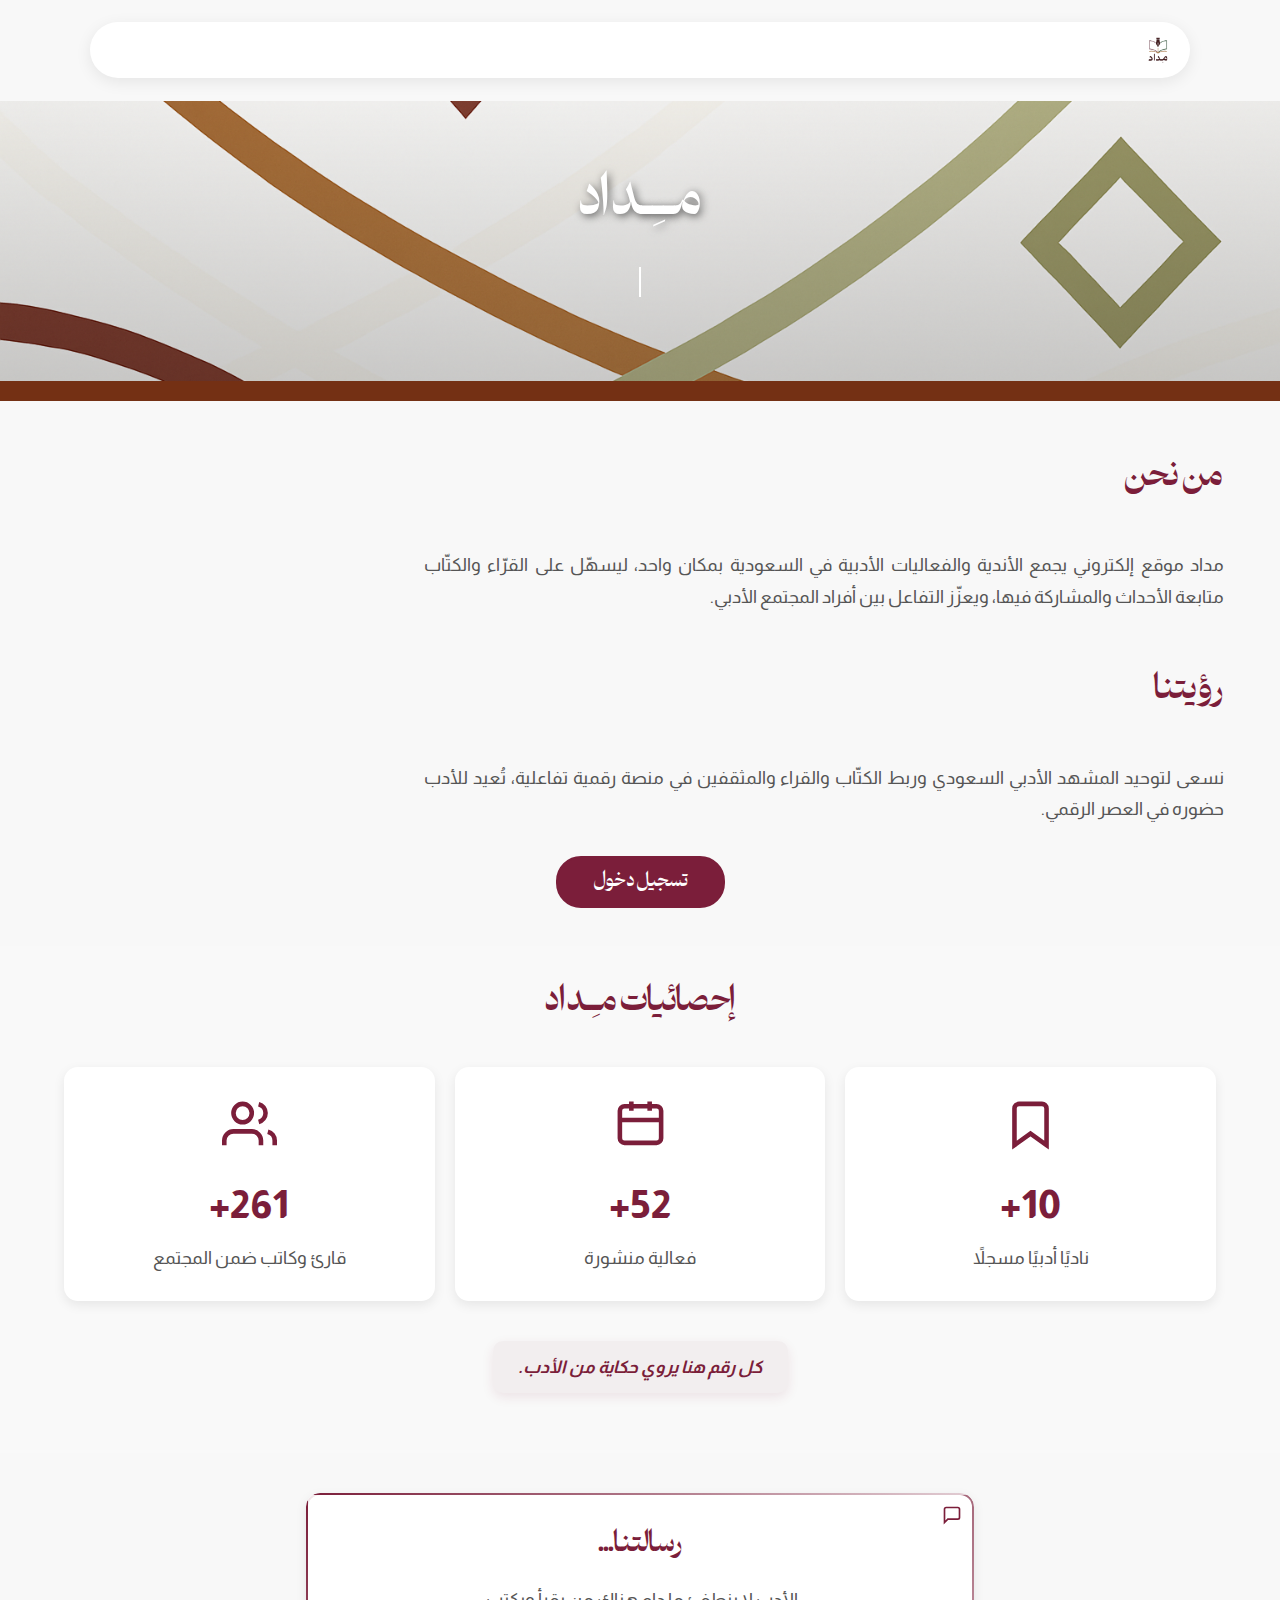
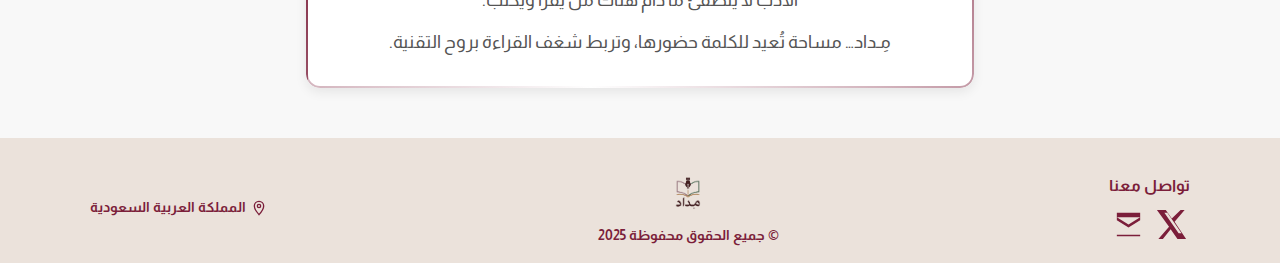
<file: index.html>
<!DOCTYPE html>
<html lang="ar" dir="rtl">
<head>
    <meta charset="UTF-8">
    <meta name="viewport" content="width=device-width, initial-scale=1.0">
    <title>مِـداد | Medad</title>
    <link href="https://fonts.googleapis.com/css2?family=Almarai:wght@300;400;700;800&display=swap" rel="stylesheet">
    <style>
        
        @font-face {
            font-family: 'Doran';
            src: url('font/Doran-Regular.woff2') format('woff2'),
                 url('font/Doran-Regular.woff') format('woff'),
                 url('font/Doran-Regular.ttf') format('truetype');
            font-weight: normal;
            font-style: normal;
            font-display: swap;
        }
        
        @font-face {
            font-family: 'Doran';
            src: url('font/Doran-Bold.woff2') format('woff2'),
                 url('font/Doran-Bold.woff') format('woff'),
                 url('font/Doran-Bold.ttf') format('truetype');
            font-weight: bold;
            font-style: normal;
            font-display: swap;
        }

        
        :root {
            --accent: #E8D1A7;
            --burgundy: #7B1E3A;
            --burgundy-light: rgba(123, 30, 58, 0.08);
            --burgundy-shimmer: rgba(123, 30, 58, 0.1);
            --text-dark: #2D2D2D;
            --text-light: #555555;
            --background: #FFFFFF;
            --off-white: #F9F9F9;
            --shadow: 0 4px 12px rgba(0, 0, 0, 0.08);
            --shadow-hover: 0 6px 18px rgba(123, 30, 58, 0.15);
            --brown: #8B4513;
        }

      
        .main-header{
          background: transparent;
          padding: 12px 0;
          margin-top: 10px;
          margin-bottom: 10px;
          border-bottom: 1px solid transparent;
        }

      
        .header-shell{
          width: min(1100px, calc(100% - 24px));
          margin: 0 auto;
          display: grid;
          grid-template-columns: 1fr auto 1fr;
          align-items: center;
          gap: 10px;
          background: #fff;
          border-radius: 999px;
          padding: 8px 12px;
          box-shadow: 0 4px 16px rgba(0,0,0,0.08);
        }

        .header-center {
          justify-self: start;
          display: flex;
          align-items: center;
          gap: 8px;
        }
        .brand-image {
          width: 40px;
          height: 40px;
          object-fit: contain;
          background: transparent;
          display: inline-block;
        }

     
        @media (max-width: 600px){
          .header-shell{ 
            grid-template-columns: 1fr auto; 
            padding: 6px 10px;
          }
          .header-center{ 
            order:-1; 
            grid-column: 1 / -1; 
            justify-content:center; 
          }
          .header-start{ min-width: 0; }
          .brand-image {
            width: 35px;
            height: 35px;
          }
        }

        .hero-content h1 {
            font-family: 'Doran', 'Arial', sans-serif !important;
            font-weight: bold;
        }

        .pattern-line {
            width: 100%;
            height: 20px;
            background-color:#743014;
            position: relative;
            overflow: hidden;
            margin-top: 0;
            display: flex;
            align-items: center;
            border: none;
        }

        @keyframes scrollText {
            0% {
                transform: translateX(100%);
            }
            100% {
                transform: translateX(-100%);
            }
        }

        .typing-container {
            height: 50px;
            display: flex;
            align-items: center;
            justify-content: center;
            margin: 15px 0;
            position: relative;
        }

        
        .typing-effect {
            font-family: 'Doran', 'Arial', sans-serif;
            font-weight: normal;
            font-size: 1.2rem;
            overflow: hidden;
            border-left: 2px solid white;
            white-space: nowrap;
            margin: 0 auto;
            text-shadow: 1px 1px 2px rgba(0, 0, 0, 0.5);
            animation: 
                typing 10s steps(60, end) infinite,
                blink-caret 0.8s step-end infinite;
            width: 0;
            direction: rtl;
            text-align: right;
        }

        @keyframes typing {
            0% { 
                width: 0; 
            }
            40% { 
                width: 100%; 
            }
            80% { 
                width: 100%; 
            }
            100% { 
                width: 0; 
            }
        }

        @keyframes blink-caret {
            from, to { border-color: transparent }
            50% { border-color: white }
        }

        .hero-content p {
            font-family: 'Doran', 'Arial', sans-serif;
            font-weight: normal;
        }
        
        * {
            margin: 0;
            padding: 0;
            box-sizing: border-box;
            font-family: 'Almarai', 'Arial', sans-serif;
        }
        
        body {
            background-color: #f8f8f8;
            color: #333;
            line-height: 1.6;
            overflow-x: hidden;
        }
        
        .container {
            max-width: 1200px;
            margin: 0 auto;
            padding: 0 16px;
        }
        
        section {
            padding: 50px 0;
        }
        
        h1, h2, h3 {
            color: var(--text-dark);
            margin-bottom: 16px;
        }
        
        h1 {
            font-size: 2rem;
            text-align: center;
        }
        
        h2 {
            font-size: 1.7rem;
            text-align: center;
            margin-bottom: 32px;
            position: relative;
        }
        
        .hero {
            background: linear-gradient(rgba(0, 0, 0, 0.05), rgba(0, 0, 0, 0.2)), 
                        url('image/BACKGROUND.png') center/cover no-repeat;
            height: 280px;
            display: flex;
            align-items: center;
            justify-content: center;
            text-align: center;
            color: white;
            margin-bottom: 0;
            padding: 0 16px;
        }
        
        .hero-content h1 {
            color: white;
            font-size: 3.2rem;
            text-shadow: 2px 2px 8px rgba(0, 0, 0, 0.6);
            font-family: 'Doran', 'Arial', sans-serif;
            font-weight: bold;
            margin-bottom: 8px;
            letter-spacing: 2px;
        }
        
        .hero-content p {
            font-size: 1.2rem;
            text-shadow: 1px 1px 2px rgba(0, 0, 0, 0.5);
        }
        
        /* قسم من نحن  */
        .about-section {
            max-width: 1200px;
            margin: 50px auto;
            padding: 0 16px;
            text-align: right;
        }

        .about-header {
            margin-bottom: 24px;
            position: relative;
            display: inline-block;
        }

        .about-title {
            font-family: 'Doran', 'Arial', sans-serif;
            font-size: 2rem;
            color: var(--burgundy);
            margin-bottom: 8px;
            position: relative;
        }

        .animated-line {
            height: 3px;
            width: 0;
            background: var(--burgundy);
            position: absolute;
            bottom: -5px;
            right: 0;
            animation: expandLine 2s ease-in-out infinite;
        }

        @keyframes expandLine {
            0% {
                width: 0;
            }
            50% {
                width: 100%;
            }
            100% {
                width: 0;
            }
        }

        .about-content {
            font-family: 'Almarai', 'Arial', sans-serif;
            font-size: 1.1rem;
            line-height: 1.8;
            color: var(--text-light);
            text-align: justify;
            max-width: 800px;
            margin-top: 16px;
            font-weight: 400;
        }

        /* قسم رؤيتنا  */
        .vision-section {
            max-width: 1200px;
            margin: 50px auto 30px auto;
            padding: 0 16px;
            text-align: right;
        }

        .vision-header {
            margin-bottom: 24px;
            position: relative;
            display: inline-block;
        }

        .vision-title {
            font-family: 'Doran', 'Arial', sans-serif;
            font-size: 2rem;
            color: var(--burgundy);
            margin-bottom: 8px;
            position: relative;
        }

        .vision-line {
            height: 3px;
            width: 0;
            background: var(--burgundy);
            position: absolute;
            bottom: -5px;
            right: 0;
            animation: expandLine 2s ease-in-out infinite;
        }

        .vision-content {
            font-family: 'Almarai', 'Arial', sans-serif;
            font-size: 1.1rem;
            line-height: 1.8;
            color: var(--text-light);
            text-align: justify;
            max-width: 800px;
            margin-top: 16px;
            font-weight: 400;
        }

        
        .login-button-container {
            text-align: center;
            margin-top: 30px;
        }

        .login-button {
            font-family: 'Doran', 'Arial', sans-serif;
            font-weight: bold;
            font-size: 1.1rem;
            background-color: var(--burgundy);
            color: white;
            border: 2px solid var(--burgundy);
            border-radius: 25px;
            padding: 10px 35px;
            cursor: pointer;
            transition: all 0.3s ease;
            position: relative;
            overflow: hidden;
            text-decoration: none;
            display: inline-block;
        }

        .login-button:hover {
            background-color: white;
            color: var(--burgundy);
            box-shadow: 0 4px 12px rgba(123, 30, 58, 0.2);
            transform: translateY(-2px);
        }

        .login-button:active {
            transform: translateY(0);
        }

        /* قسم الإحصائيات التفاعلي */
        .stats-section {
            background-color: var(--off-white);
            padding: 30px 0 60px 0;
        }

        .stats-container {
            max-width: 1200px;
            margin: 0 auto;
            padding: 0 24px;
        }

        .stats-title {
            font-family: 'Doran', 'Arial', sans-serif;
            font-size: 2rem;
            color: var(--burgundy);
            text-align: center;
            margin-bottom: 40px;
        }

        .stats-grid {
            display: grid;
            grid-template-columns: repeat(auto-fit, minmax(250px, 1fr));
            gap: 20px;
            margin-top: 30px;
        }

        .stat-card {
            background: white;
            border-radius: 14px;
            padding: 30px 20px;
            text-align: center;
            box-shadow: var(--shadow);
            transition: all 0.3s ease;
            position: relative;
            overflow: hidden;
            cursor: pointer;
            display: flex;
            flex-direction: column;
            align-items: center;
            justify-content: center;
            min-height: 220px;
        }

        .stat-card::before {
            content: '';
            position: absolute;
            top: 0;
            right: -100%;
            width: 100%;
            height: 100%;
            background: linear-gradient(90deg, transparent, var(--burgundy-shimmer), transparent);
            transition: right 0.7s ease;
        }

        .stat-card:hover {
            transform: translateY(-6px);
            box-shadow: var(--shadow-hover);
        }

        .stat-card:hover::before {
            right: 100%;
        }

        .stat-icon {
            width: 55px;
            height: 55px;
            margin: 0 auto 20px;
            color: var(--burgundy);
        }

        .stat-number {
            font-size: 2.5rem;
            font-weight: 800;
            color: var(--burgundy);
            margin-bottom: 10px;
            font-family: 'Almarai', 'Arial', sans-serif;
        }

        .stat-text {
            font-size: 1.1rem;
            color: var(--text-light);
            font-family: 'Almarai', 'Arial', sans-serif;
            line-height: 1.4;
        }

        .stats-caption {
            text-align: center;
            margin-top: 40px;
            font-style: italic;
            color: var(--burgundy);
            font-family: 'Almarai', 'Arial', sans-serif;
            font-size: 1.1rem;
            font-weight: 600;
            padding: 12px 25px;
            background: rgba(123, 30, 58, 0.05);
            border-radius: 10px;
            display: inline-block;
            animation: burgundyGlow 2s ease-in-out infinite alternate;
            box-shadow: 0 4px 12px rgba(123, 30, 58, 0.1);
        }

        @keyframes burgundyGlow {
            from {
                box-shadow: 0 4px 12px rgba(123, 30, 58, 0.1);
                background: rgba(123, 30, 58, 0.05);
            }
            to {
                box-shadow: 0 6px 16px rgba(123, 30, 58, 0.2), 0 0 16px rgba(123, 30, 58, 0.15);
                background: rgba(123, 30, 58, 0.08);
            }
        }

        .caption-container {
            text-align: center;
            width: 100%;
        }

        .message-section {
            max-width: 700px;
            margin: 40px auto;
            padding: 0 16px;
        }

        .message-container {
            background: white;
            border-radius: 14px;
            padding: 30px 25px;
            position: relative;
            box-shadow: var(--shadow);
            overflow: hidden;
        }

        .message-container::before {
            content: '';
            position: absolute;
            top: 0;
            left: 0;
            right: 0;
            bottom: 0;
            border: 2px solid transparent;
            border-radius: 14px;
            background: linear-gradient(45deg, var(--burgundy), transparent, var(--burgundy), transparent, var(--burgundy));
            background-size: 400% 400%;
            animation: borderAnimation 3s linear infinite;
            z-index: 1;
            pointer-events: none;
        }

        @keyframes borderAnimation {
            0% {
                background-position: 0% 50%;
            }
            50% {
                background-position: 100% 50%;
            }
            100% {
                background-position: 0% 50%;
            }
        }

        .message-container::after {
            content: '';
            position: absolute;
            top: 2px;
            left: 2px;
            right: 2px;
            bottom: 2px;
            background: white;
            border-radius: 12px;
            z-index: 1;
            pointer-events: none;
        }

        .message-content {
            position: relative;
            z-index: 2;
            text-align: center;
        }

        .message-icon {
            position: absolute;
            top: 12px;
            right: 12px;
            width: 20px;
            height: 20px;
            color: var(--burgundy);
            z-index: 3;
        }

        .message-title {
            font-family: 'Doran', 'Arial', sans-serif;
            font-size: 1.7rem;
            color: var(--burgundy);
            margin: 0 0 20px 0;
            text-align: center;
        }

        .message-text {
            font-family: 'Almarai', 'Arial', sans-serif;
            font-size: 1.1rem;
            line-height: 1.7;
            color: var(--text-light);
        }

        .message-text p {
            margin-bottom: 12px;
        }

        .message-text p:last-child {
            margin-bottom: 0;
        }
        
        @media (max-width: 768px) {
            .hero-content h1 {
                font-size: 2.5rem;
            }
            
            h2 {
                font-size: 1.5rem;
            }
            
            .pattern-text {
                font-size: 0.8rem;
            }
            
            .pattern-line {
                height: 18px;
            }
            
            .typing-effect {
                font-size: 1rem;
            }
            
            .typing-container {
                height: 45px;
            }
            
            .hero {
                height: 220px;
            }
            
            .stats-grid {
                grid-template-columns: 1fr;
                gap: 16px;
            }
            
            .stats-container {
                padding: 0 16px;
            }
            
            .stat-card {
                padding: 25px 16px;
                min-height: 180px;
            }
            
            .message-container {
                padding: 25px 20px;
            }
            
            .message-title {
                font-size: 1.5rem;
            }
            
            .message-icon {
                width: 18px;
                height: 18px;
                top: 10px;
                right: 10px;
            }
            
            .message-text {
                font-size: 1rem;
            }
            
            .main-header {
                padding: 0 8px;
            }
            
            .about-content,
            .vision-content {
                font-size: 1rem;
            }
            
            .stats-caption {
                font-size: 1rem;
                padding: 10px 18px;
            }

            section {
                padding: 40px 0;
            }
        }

        @media (max-width: 480px) {
            .hero-content h1 {
                font-size: 2rem;
                letter-spacing: 1px;
            }
            
            .typing-effect {
                font-size: 0.9rem;
            }
            
            .hero {
                height: 200px;
            }
            
            .stat-number {
                font-size: 2rem;
            }
            
            .stat-text {
                font-size: 1rem;
            }
            
            .message-container {
                padding: 20px 16px;
            }
            
            .message-title {
                font-size: 1.4rem;
            }
            
            .message-text {
                font-size: 0.95rem;
            }

            .about-title,
            .vision-title,
            .stats-title {
                font-size: 1.7rem;
            }

            section {
                padding: 30px 0;
            }

            .about-section,
            .vision-section {
                margin: 30px auto;
            }
        }

        @media (max-width: 360px) {
            .hero-content h1 {
                font-size: 1.8rem;
            }
            
            .typing-effect {
                font-size: 0.85rem;
            }
            
            .hero {
                height: 180px;
            }
            
            .login-button {
                padding: 8px 25px;
                font-size: 1rem;
            }
        }

        @media (prefers-reduced-motion: reduce) {
            .stat-card::before {
                display: none;
            }
            
            .stat-card:hover {
                transform: none;
            }
            
            .typing-effect {
                animation: none;
                width: 100%;
                border-left: none;
            }
            
            .animated-line,
            .vision-line {
                animation: none;
                width: 100%;
            }
            
            .stats-caption {
                animation: none;
            }
            
            .message-container::before {
                animation: none;
                background: var(--burgundy);
            }
        }



        /*  Footer */
        .main-footer {
          background-color: #ebe2db;
          width: 100%;
          padding: 30px 16px 16px;
          color: var(--burgundy);
          margin-top: 50px;
        }

        .footer-container {
          display: flex;
          justify-content: space-between;
          align-items: center;
          flex-wrap: wrap;
          gap: 16px;
          max-width: 1100px;
          margin: 0 auto;
        }

        .footer-left, .footer-center, .footer-right {
          display: flex;
          flex-direction: column;
          align-items: center;
          text-align: center;
        }

        .footer-left h3 {
          color: var(--burgundy);
          margin-bottom: 8px;
          font-size: 1rem;
        }

        .footer-icons {
          display: flex;
          gap: 8px;
          justify-content: center;
        }
        .icon-box {
          width: 35px; height: 35px;
          
          color: var(--burgundy);
          border-radius: 6px;
          display: flex;
          align-items: center;
          justify-content: center;
          transition: all 0.2s ease;
        }
        .icon-box:hover {
          background-color: #E8D1A7;
          color: #743014;
        }

        .footer-center img.footer-logo {
          width: 50px;
          height: 50px;
          object-fit: contain;
          margin-bottom: 6px;
        }
        .footer-center p {
          font-weight: 600;
          color: var(--burgundy);
          font-size: 0.9rem;
        }

        .footer-right {
          flex-direction: row;
          align-items: center;
          gap: 5px;
          color: var(--burgundy);
          font-weight: 600;
          font-size: 0.9rem;
        }
        .footer-right svg {
          width: 16px; height: 16px;
          stroke: var(--burgundy);
        }

        @media (max-width: 700px) {
          .footer-container {
            flex-direction: column;
            gap: 20px;
          }
          
          .footer-icons {
            gap: 6px;
          }
          
          .icon-box {
            width: 32px;
            height: 32px;
          }
        }

    </style>
</head>
<body>
 <header class="main-header">
  <div class="header-shell">   

    <div class="header-center">
      <img class="brand-image" src="image/LOGO SW.png" alt="Medad Logo">
    </div>

  </div>
</header>

    
    <section class="hero">
        <div class="hero-content">
            <h1>مــِـداد</h1>
            <div class="typing-container">
                <p class="typing-effect">اكتشف ، شارك  ،  وكن جزءًا  من المجتمع الأدبي السعودي</p>
            </div>
        </div>
    </section>
    
    <div class="pattern-line">
    </div>
    
    <!-- قسم من نحن  -->
    <section class="about-section">
        <div class="about-header">
            <h2 class="about-title">من نحن</h2>
            <div class="animated-line"></div>
        </div>
        
        <div class="about-content">
            <p>
                مداد موقع إلكتروني يجمع الأندية والفعاليات الأدبية في السعودية بمكان واحد،
                ليسهّل على القرّاء والكتّاب متابعة الأحداث والمشاركة فيها، ويعزّز التفاعل بين أفراد المجتمع الأدبي.
            </p>
        </div>
    </section>

    <!-- قسم رؤيتنا  -->
    <section class="vision-section">
        <div class="vision-header">
            <h2 class="vision-title">رؤيتنا</h2>
            <div class="vision-line"></div>
        </div>
        
        <div class="vision-content">
            <p>نسعى لتوحيد المشهد الأدبي السعودي وربط الكتّاب والقراء والمثقفين في منصة رقمية تفاعلية، تُعيد للأدب حضوره في العصر الرقمي.</p>
        </div>
        
       
       <div class="login-button-container">
    <a href="SignUp.html" class="login-button">تسجيل دخول</a>
        </div>
    </section>

    <!-- إحصائيات مِداد التفاعلية -->
    <section class="stats-section">
        <div class="stats-container">
            <h2 class="stats-title">إحصائيات مـِـداد</h2>
            <div class="stats-grid">
                <!-- النوادي -->
                <div class="stat-card">
                    <svg class="stat-icon" viewBox="0 0 24 24" fill="none" stroke="currentColor" stroke-width="2">
                        <path d="M19 21l-7-5-7 5V5a2 2 0 0 1 2-2h10a2 2 0 0 1 2 2z"/>
                    </svg>
                    <div class="stat-number" data-target="20">0</div>
                    <div class="stat-text">ناديًا أدبيًا مسجلاً</div>
                </div>

                <!-- الفعاليات -->
                <div class="stat-card">
                    <svg class="stat-icon" viewBox="0 0 24 24" fill="none" stroke="currentColor" stroke-width="2">
                        <rect x="3" y="4" width="18" height="16" rx="2"/>
                        <line x1="3" y1="10" x2="21" y2="10"/>
                        <line x1="8" y1="2" x2="8" y2="6"/>
                        <line x1="16" y1="2" x2="16" y2="6"/>
                    </svg>
                    <div class="stat-number" data-target="100">0</div>
                    <div class="stat-text">فعالية منشورة</div>
                </div>

                <!-- المجتمع -->
                <div class="stat-card">
                    <svg class="stat-icon" viewBox="0 0 24 24" fill="none" stroke="currentColor" stroke-width="2">
                        <path d="M17 21v-2a4 4 0 0 0-4-4H5a4 4 0 0 0-4 4v2"/>
                        <circle cx="9" cy="7" r="4"/>
                        <path d="M23 21v-2a4 4 0 0 0-3-3.87"/>
                        <path d="M16 3.13a4 4 0 0 1 0 7.75"/>
                    </svg>
                    <div class="stat-number" data-target="500">0</div>
                    <div class="stat-text">قارئ وكاتب ضمن المجتمع</div>
                </div>
            </div>
            <div class="caption-container">
                <p class="stats-caption">كل رقم هنا يروي حكاية من الأدب.</p>
            </div>
        </div>
    </section>

    <!--قسم رسالتنااً -->
    <section class="message-section">
        <div class="message-container">
            <svg class="message-icon" viewBox="0 0 24 24" fill="none" stroke="currentColor" stroke-width="2">
                <path d="M21 15a2 2 0 0 1-2 2H7l-4 4V5a2 2 0 0 1 2-2h14a2 2 0 0 1 2 2z"/>
            </svg>
            <div class="message-content">
                <h3 class="message-title">رسالتنا...</h3>
                <div class="message-text">
                    <p>الأدب لا ينطفئ ما دام هناك من يقرأ ويكتب.</p>
                    <p>مِـداد… مساحة تُعيد للكلمة حضورها، وتربط شغف القراءة بروح التقنية.</p>
                </div>
            </div>
        </div>
    </section>




  <!-- ====== Footer ====== -->
<footer class="main-footer">
        <div class="footer-container">
            <div class="footer-left">
                <h3>تواصل معنا</h3>
                <div class="footer-icons">
                    <a href="https://x.com/MedadKsu" class="icon-box" title="X">
                        <svg viewBox="0 0 24 24" fill="currentColor">
                            <path d="M18.244 2H21L14.126 10.088 22 22h-5.905l-4.67-6.726L6.08 22H3l7.31-8.433L2 2h6.08l4.132 5.897L18.244 2zM7.118 4l9.764 13.997h1.999L9.12 4H7.118z"/>
                        </svg>
                    </a>
                    <a href="mailto:MedadKsu@gmail.com" class="icon-box" title="Email">
                        <svg viewBox="0 0 24 24" fill="currentColor">
                            <path d="M4 4h16v16H4V4zm8 8l8-5H4l8 5zm0 2l-8-5v10h16V9l-8 5z"/>
                        </svg>
                    </a>
                    
                </div>
            </div>

            <div class="footer-center">
                <img src="image/LOGO SW.png" alt="شعار مداد" class="footer-logo">
                <p>© جميع الحقوق محفوظة 2025</p>
            </div>

            <div class="footer-right">
                <svg viewBox="0 0 24 24" fill="none" stroke="currentColor" stroke-width="2" xmlns="http://www.w3.org/2000/svg">
                    <path d="M12 2C8.13401 2 5 5.13401 5 9C5 14.25 12 22 12 22C12 22 19 14.25 19 9C19 5.13401 15.866 2 12 2Z"/>
                    <circle cx="12" cy="9" r="2.5"/>
                </svg>
                <span>المملكة العربية السعودية</span>
            </div>
        </div>
    </footer>


<script>
    function animateNumbers() {
        const statNumbers = document.querySelectorAll('.stat-number');
        
        statNumbers.forEach(stat => {
            const target = parseInt(stat.getAttribute('data-target'));
            const duration = 1500; // مدة الحركة بالمللي ثانية
            const step = target / (duration / 16); // 60 إطار في الثانية
            
            let current = 0;
            
            const timer = setInterval(() => {
                current += step;
                if (current >= target) {
                    current = target;
                    clearInterval(timer);
                }
                stat.textContent = Math.floor(current) + '+';
            }, 16);
        });
    }
    
    window.addEventListener('load', animateNumbers);
    
    document.querySelectorAll('.stat-card').forEach(card => {
        card.addEventListener('mouseenter', function() {

            const statNumber = this.querySelector('.stat-number');
            const target = parseInt(statNumber.getAttribute('data-target'));
            statNumber.textContent = '0+';
            
            setTimeout(() => {
                let current = 0;
                const duration = 1000;
                const step = target / (duration / 16);
                
                const timer = setInterval(() => {
                    current += step;
                    if (current >= target) {
                        current = target;
                        clearInterval(timer);
                    }
                    statNumber.textContent = Math.floor(current) + '+';
                }, 16);
            }, 100);
        });
    });
</script>
</body>

</html>
</file>
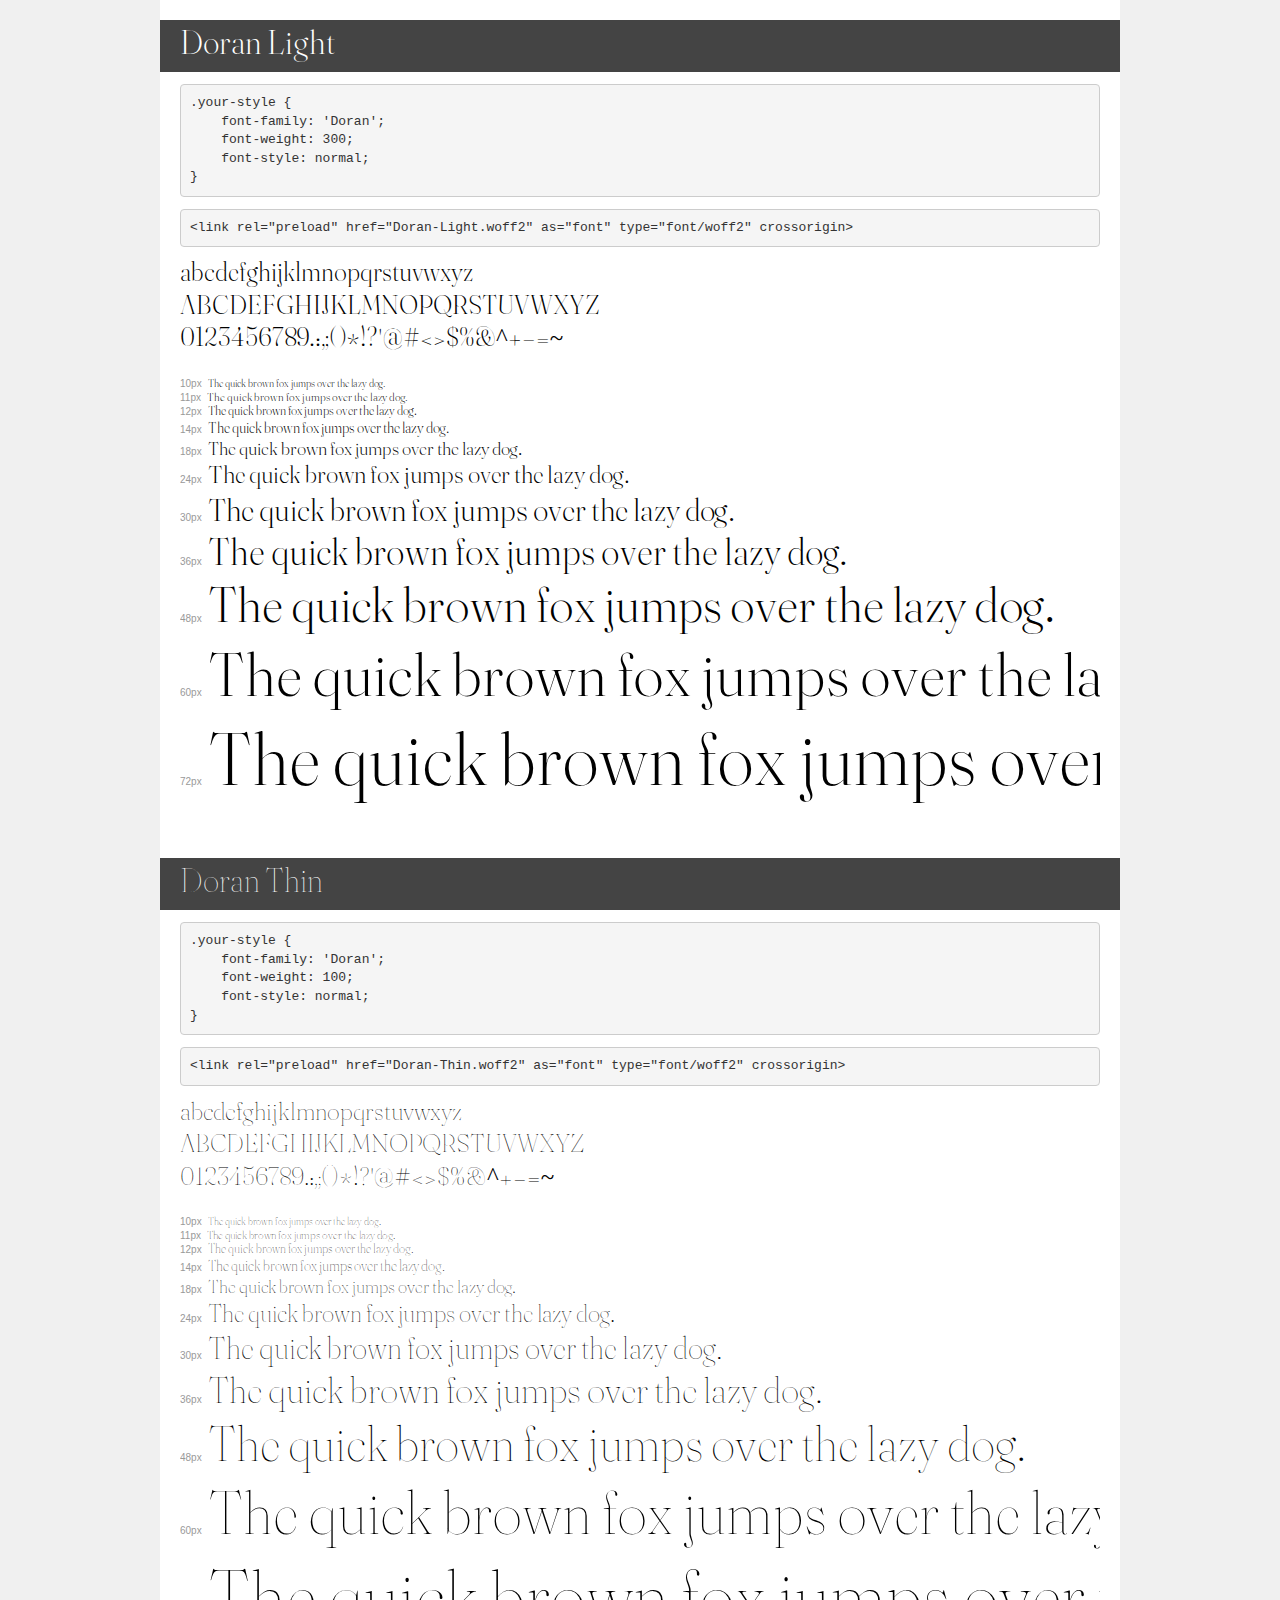
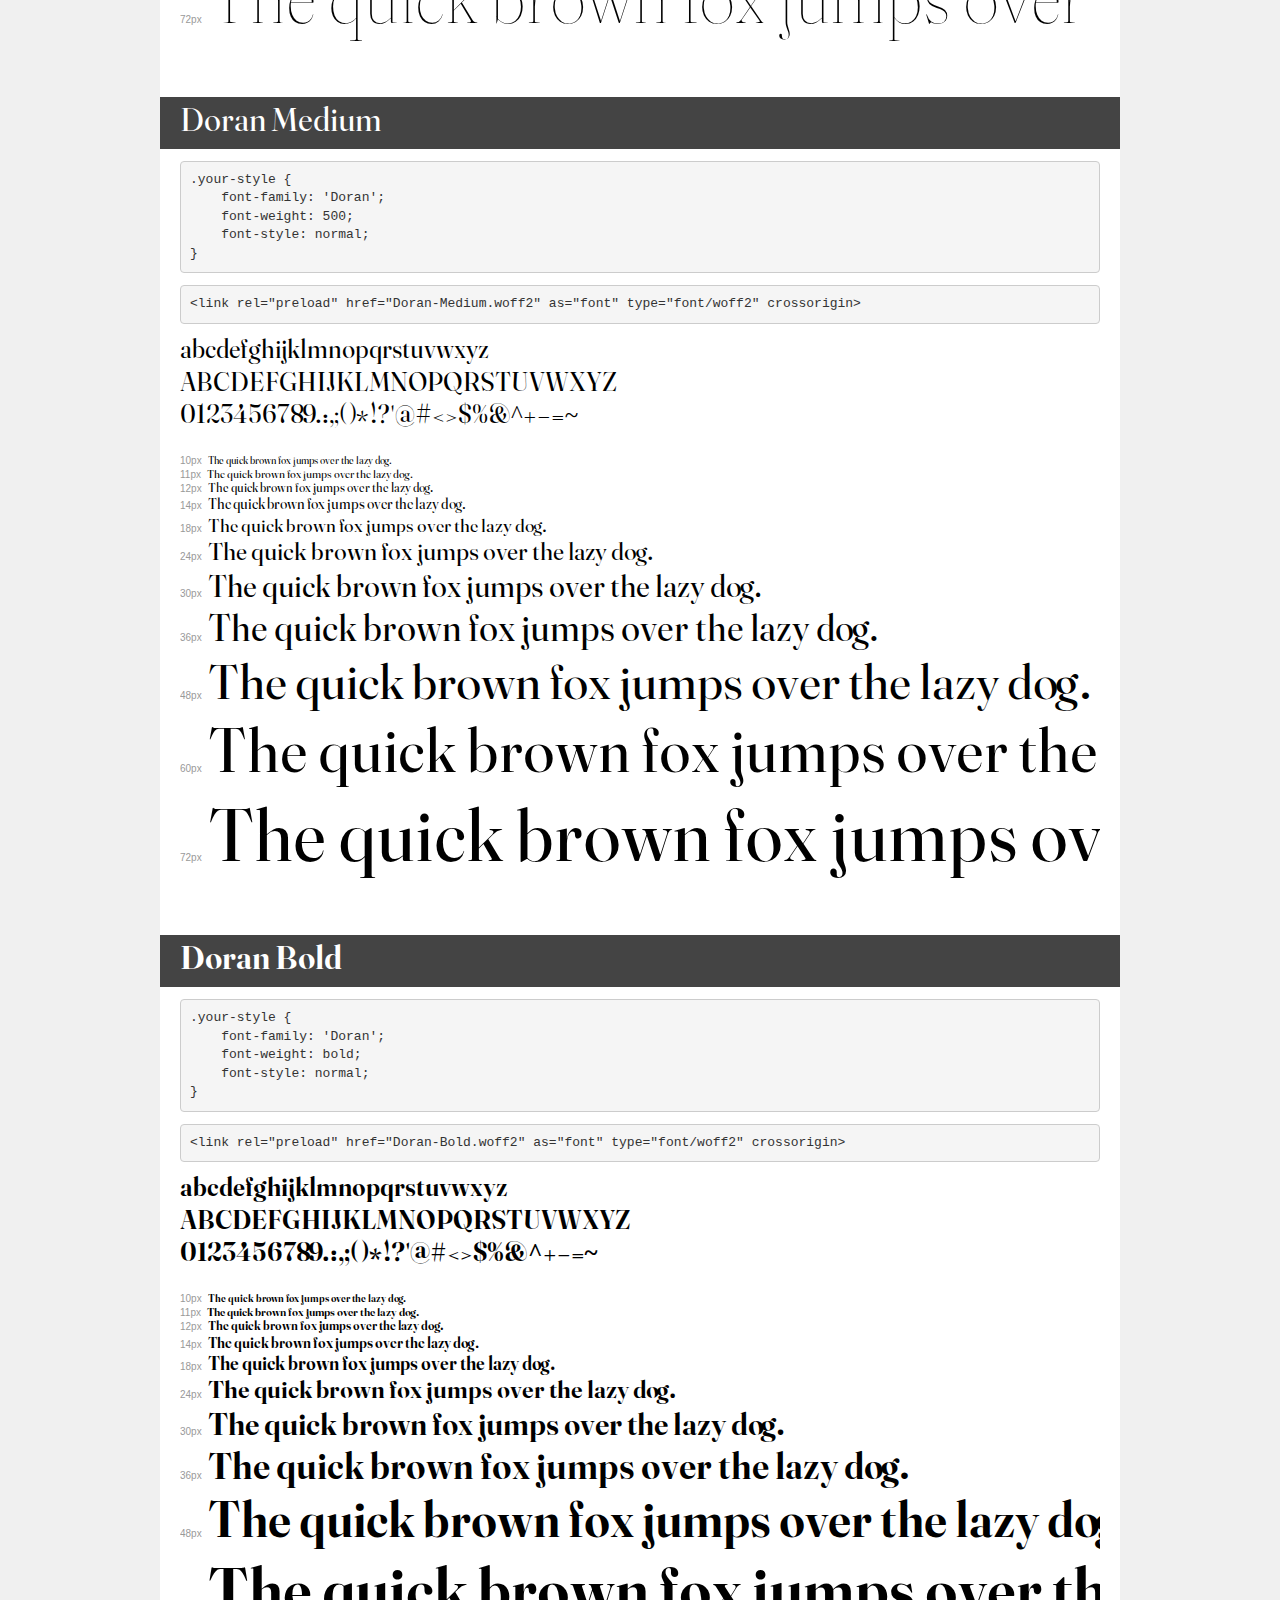
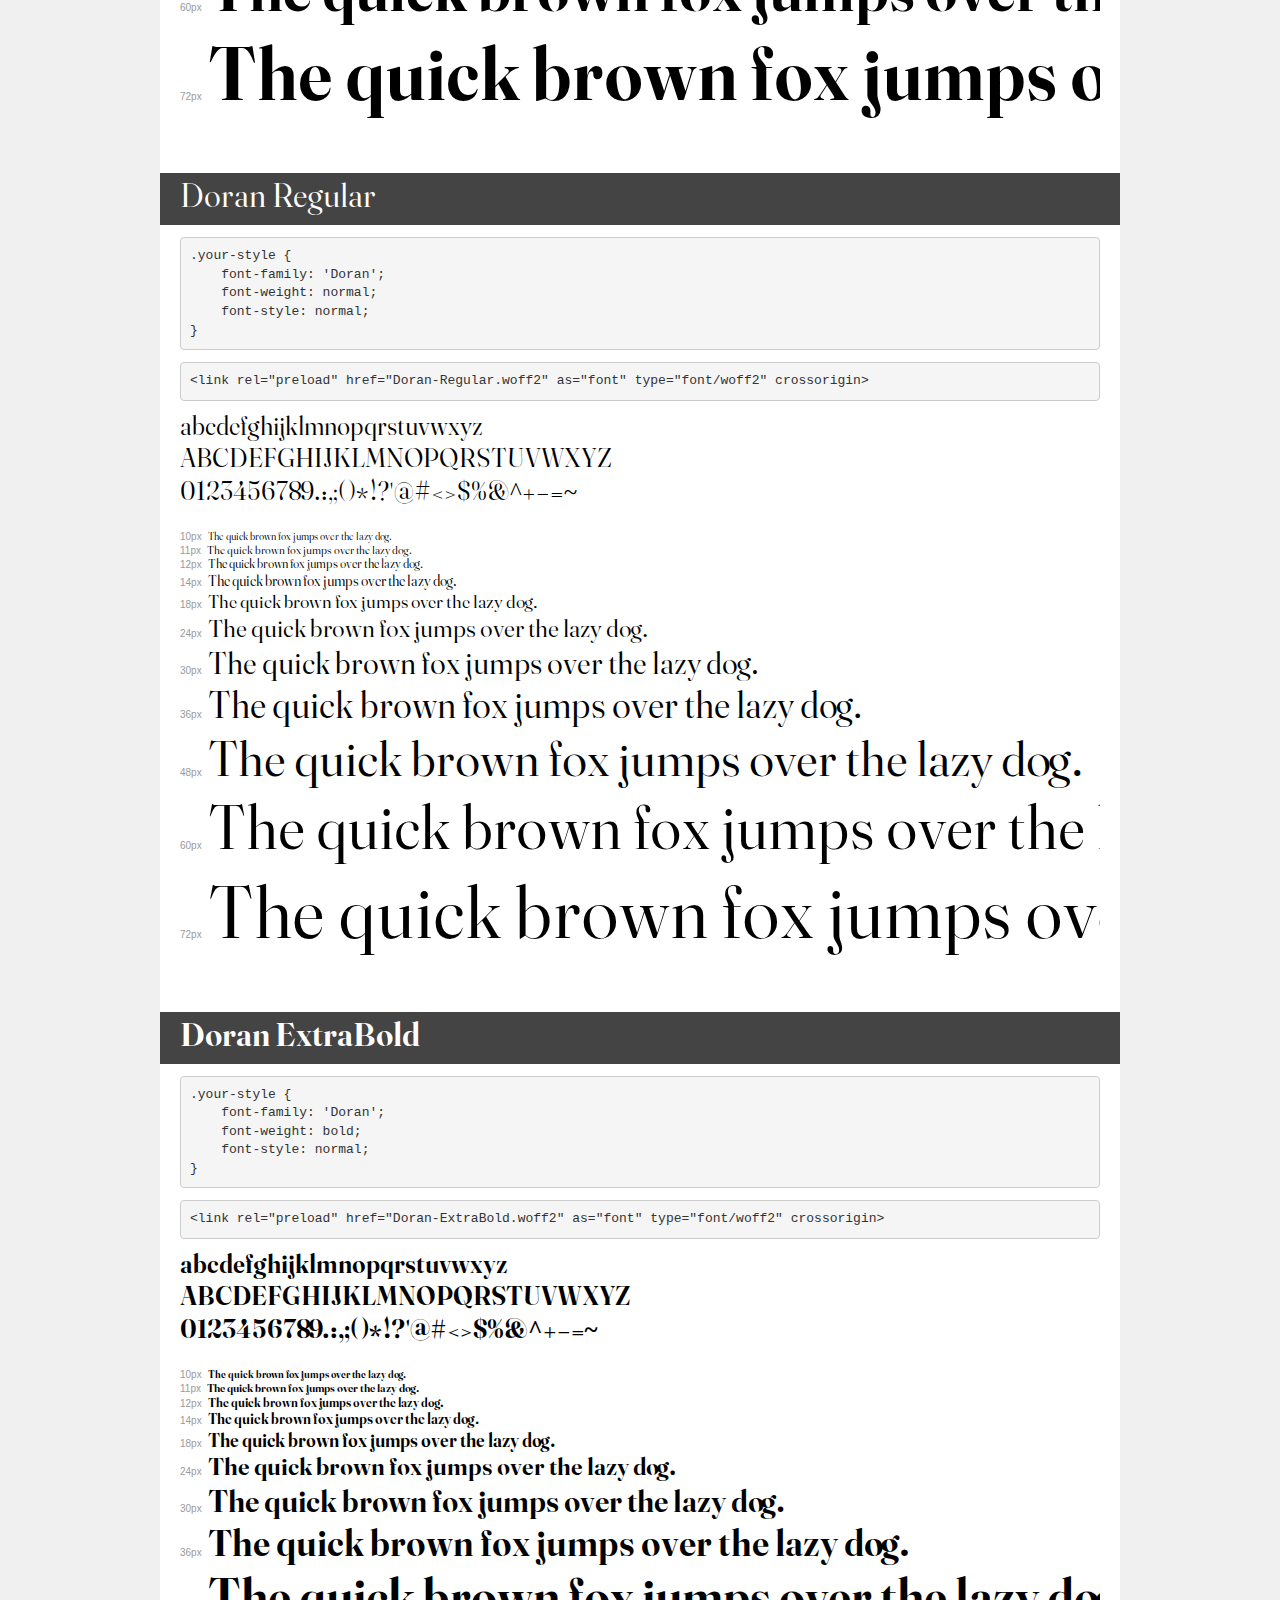
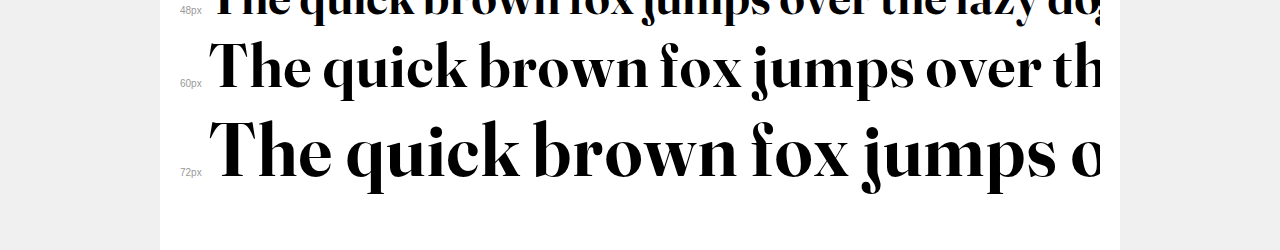
<file: font/demo.html>
<!DOCTYPE html>
<html lang="en">
<head>
    <meta charset="utf-8">
    <meta http-equiv="X-UA-Compatible" content="IE=edge">
    <meta name="viewport" content="width=device-width, initial-scale=1">
    <meta name="robots" content="noindex, noarchive">
    <meta name="format-detection" content="telephone=no">
    <title>Transfonter demo</title>
    <link href="stylesheet.css" rel="stylesheet">
    <style>
        /*
        http://meyerweb.com/eric/tools/css/reset/
        v2.0 | 20110126
        License: none (public domain)
        */
        html, body, div, span, applet, object, iframe,
        h1, h2, h3, h4, h5, h6, p, blockquote, pre,
        a, abbr, acronym, address, big, cite, code,
        del, dfn, em, img, ins, kbd, q, s, samp,
        small, strike, strong, sub, sup, tt, var,
        b, u, i, center,
        dl, dt, dd, ol, ul, li,
        fieldset, form, label, legend,
        table, caption, tbody, tfoot, thead, tr, th, td,
        article, aside, canvas, details, embed,
        figure, figcaption, footer, header, hgroup,
        menu, nav, output, ruby, section, summary,
        time, mark, audio, video {
            margin: 0;
            padding: 0;
            border: 0;
            font-size: 100%;
            font: inherit;
            vertical-align: baseline;
        }
        /* HTML5 display-role reset for older browsers */
        article, aside, details, figcaption, figure,
        footer, header, hgroup, menu, nav, section {
            display: block;
        }
        body {
            line-height: 1;
        }
        ol, ul {
            list-style: none;
        }
        blockquote, q {
            quotes: none;
        }
        blockquote:before, blockquote:after,
        q:before, q:after {
            content: '';
            content: none;
        }
        table {
            border-collapse: collapse;
            border-spacing: 0;
        }
        /* demo styles */
        body {
            background: #f0f0f0;
            color: #000;
        }
        .page {
            background: #fff;
            width: 920px;
            margin: 0 auto;
            padding: 20px 20px 0 20px;
            overflow: hidden;
        }
        .font-container {
            overflow-x: auto;
            overflow-y: hidden;
            margin-bottom: 40px;
            line-height: 1.3;
            white-space: nowrap;
            padding-bottom: 5px;
        }
        h1 {
            position: relative;
            background: #444;
            font-size: 32px;
            color: #fff;
            padding: 10px 20px;
            margin: 0 -20px 12px -20px;
        }
        .letters {
            font-size: 25px;
            margin-bottom: 20px;
        }
        .s10:before {
            content: '10px';
        }
        .s11:before {
            content: '11px';
        }
        .s12:before {
            content: '12px';
        }
        .s14:before {
            content: '14px';
        }
        .s18:before {
            content: '18px';
        }
        .s24:before {
            content: '24px';
        }
        .s30:before {
            content: '30px';
        }
        .s36:before {
            content: '36px';
        }
        .s48:before {
            content: '48px';
        }
        .s60:before {
            content: '60px';
        }
        .s72:before {
            content: '72px';
        }
        .s10:before, .s11:before, .s12:before, .s14:before,
        .s18:before, .s24:before, .s30:before, .s36:before,
        .s48:before, .s60:before, .s72:before {
            font-family: Arial, sans-serif;
            font-size: 10px;
            font-weight: normal;
            font-style: normal;
            color: #999;
            padding-right: 6px;
        }
        pre {
            display: block;
            padding: 9px;
            margin: 0 0 12px;
            font-family: Monaco, Menlo, Consolas, "Courier New", monospace;
            font-size: 13px;
            line-height: 1.428571429;
            color: #333;
            font-weight: normal;
            font-style: normal;
            background-color: #f5f5f5;
            border: 1px solid #ccc;
            overflow-x: auto;
            border-radius: 4px;
        }
        /* responsive */
        @media (max-width: 959px) {
            .page {
                width: auto;
                margin: 0;
            }
        }
    </style>
</head>
<body>
<div class="page">
    <div class="demo">
        <h1 style="font-family: 'Doran'; font-weight: 300; font-style: normal;">Doran Light</h1>
        <pre title="Usage">.your-style {
    font-family: 'Doran';
    font-weight: 300;
    font-style: normal;
}</pre>
        <pre title="Preload (optional)">
&lt;link rel=&quot;preload&quot; href=&quot;Doran-Light.woff2&quot; as=&quot;font&quot; type=&quot;font/woff2&quot; crossorigin&gt;</pre>
        <div class="font-container" style="font-family: 'Doran'; font-weight: 300; font-style: normal;">
            <p class="letters">
                abcdefghijklmnopqrstuvwxyz<br>
ABCDEFGHIJKLMNOPQRSTUVWXYZ<br>
                0123456789.:,;()*!?'@#&lt;&gt;$%&^+-=~
            </p>
            <p class="s10" style="font-size: 10px;">The quick brown fox jumps over the lazy dog.</p>
            <p class="s11" style="font-size: 11px;">The quick brown fox jumps over the lazy dog.</p>
            <p class="s12" style="font-size: 12px;">The quick brown fox jumps over the lazy dog.</p>
            <p class="s14" style="font-size: 14px;">The quick brown fox jumps over the lazy dog.</p>
            <p class="s18" style="font-size: 18px;">The quick brown fox jumps over the lazy dog.</p>
            <p class="s24" style="font-size: 24px;">The quick brown fox jumps over the lazy dog.</p>
            <p class="s30" style="font-size: 30px;">The quick brown fox jumps over the lazy dog.</p>
            <p class="s36" style="font-size: 36px;">The quick brown fox jumps over the lazy dog.</p>
            <p class="s48" style="font-size: 48px;">The quick brown fox jumps over the lazy dog.</p>
            <p class="s60" style="font-size: 60px;">The quick brown fox jumps over the lazy dog.</p>
            <p class="s72" style="font-size: 72px;">The quick brown fox jumps over the lazy dog.</p>
        </div>
    </div>

    <div class="demo">
        <h1 style="font-family: 'Doran'; font-weight: 100; font-style: normal;">Doran Thin</h1>
        <pre title="Usage">.your-style {
    font-family: 'Doran';
    font-weight: 100;
    font-style: normal;
}</pre>
        <pre title="Preload (optional)">
&lt;link rel=&quot;preload&quot; href=&quot;Doran-Thin.woff2&quot; as=&quot;font&quot; type=&quot;font/woff2&quot; crossorigin&gt;</pre>
        <div class="font-container" style="font-family: 'Doran'; font-weight: 100; font-style: normal;">
            <p class="letters">
                abcdefghijklmnopqrstuvwxyz<br>
ABCDEFGHIJKLMNOPQRSTUVWXYZ<br>
                0123456789.:,;()*!?'@#&lt;&gt;$%&^+-=~
            </p>
            <p class="s10" style="font-size: 10px;">The quick brown fox jumps over the lazy dog.</p>
            <p class="s11" style="font-size: 11px;">The quick brown fox jumps over the lazy dog.</p>
            <p class="s12" style="font-size: 12px;">The quick brown fox jumps over the lazy dog.</p>
            <p class="s14" style="font-size: 14px;">The quick brown fox jumps over the lazy dog.</p>
            <p class="s18" style="font-size: 18px;">The quick brown fox jumps over the lazy dog.</p>
            <p class="s24" style="font-size: 24px;">The quick brown fox jumps over the lazy dog.</p>
            <p class="s30" style="font-size: 30px;">The quick brown fox jumps over the lazy dog.</p>
            <p class="s36" style="font-size: 36px;">The quick brown fox jumps over the lazy dog.</p>
            <p class="s48" style="font-size: 48px;">The quick brown fox jumps over the lazy dog.</p>
            <p class="s60" style="font-size: 60px;">The quick brown fox jumps over the lazy dog.</p>
            <p class="s72" style="font-size: 72px;">The quick brown fox jumps over the lazy dog.</p>
        </div>
    </div>

    <div class="demo">
        <h1 style="font-family: 'Doran'; font-weight: 500; font-style: normal;">Doran Medium</h1>
        <pre title="Usage">.your-style {
    font-family: 'Doran';
    font-weight: 500;
    font-style: normal;
}</pre>
        <pre title="Preload (optional)">
&lt;link rel=&quot;preload&quot; href=&quot;Doran-Medium.woff2&quot; as=&quot;font&quot; type=&quot;font/woff2&quot; crossorigin&gt;</pre>
        <div class="font-container" style="font-family: 'Doran'; font-weight: 500; font-style: normal;">
            <p class="letters">
                abcdefghijklmnopqrstuvwxyz<br>
ABCDEFGHIJKLMNOPQRSTUVWXYZ<br>
                0123456789.:,;()*!?'@#&lt;&gt;$%&^+-=~
            </p>
            <p class="s10" style="font-size: 10px;">The quick brown fox jumps over the lazy dog.</p>
            <p class="s11" style="font-size: 11px;">The quick brown fox jumps over the lazy dog.</p>
            <p class="s12" style="font-size: 12px;">The quick brown fox jumps over the lazy dog.</p>
            <p class="s14" style="font-size: 14px;">The quick brown fox jumps over the lazy dog.</p>
            <p class="s18" style="font-size: 18px;">The quick brown fox jumps over the lazy dog.</p>
            <p class="s24" style="font-size: 24px;">The quick brown fox jumps over the lazy dog.</p>
            <p class="s30" style="font-size: 30px;">The quick brown fox jumps over the lazy dog.</p>
            <p class="s36" style="font-size: 36px;">The quick brown fox jumps over the lazy dog.</p>
            <p class="s48" style="font-size: 48px;">The quick brown fox jumps over the lazy dog.</p>
            <p class="s60" style="font-size: 60px;">The quick brown fox jumps over the lazy dog.</p>
            <p class="s72" style="font-size: 72px;">The quick brown fox jumps over the lazy dog.</p>
        </div>
    </div>

    <div class="demo">
        <h1 style="font-family: 'Doran'; font-weight: bold; font-style: normal;">Doran Bold</h1>
        <pre title="Usage">.your-style {
    font-family: 'Doran';
    font-weight: bold;
    font-style: normal;
}</pre>
        <pre title="Preload (optional)">
&lt;link rel=&quot;preload&quot; href=&quot;Doran-Bold.woff2&quot; as=&quot;font&quot; type=&quot;font/woff2&quot; crossorigin&gt;</pre>
        <div class="font-container" style="font-family: 'Doran'; font-weight: bold; font-style: normal;">
            <p class="letters">
                abcdefghijklmnopqrstuvwxyz<br>
ABCDEFGHIJKLMNOPQRSTUVWXYZ<br>
                0123456789.:,;()*!?'@#&lt;&gt;$%&^+-=~
            </p>
            <p class="s10" style="font-size: 10px;">The quick brown fox jumps over the lazy dog.</p>
            <p class="s11" style="font-size: 11px;">The quick brown fox jumps over the lazy dog.</p>
            <p class="s12" style="font-size: 12px;">The quick brown fox jumps over the lazy dog.</p>
            <p class="s14" style="font-size: 14px;">The quick brown fox jumps over the lazy dog.</p>
            <p class="s18" style="font-size: 18px;">The quick brown fox jumps over the lazy dog.</p>
            <p class="s24" style="font-size: 24px;">The quick brown fox jumps over the lazy dog.</p>
            <p class="s30" style="font-size: 30px;">The quick brown fox jumps over the lazy dog.</p>
            <p class="s36" style="font-size: 36px;">The quick brown fox jumps over the lazy dog.</p>
            <p class="s48" style="font-size: 48px;">The quick brown fox jumps over the lazy dog.</p>
            <p class="s60" style="font-size: 60px;">The quick brown fox jumps over the lazy dog.</p>
            <p class="s72" style="font-size: 72px;">The quick brown fox jumps over the lazy dog.</p>
        </div>
    </div>

    <div class="demo">
        <h1 style="font-family: 'Doran'; font-weight: normal; font-style: normal;">Doran Regular</h1>
        <pre title="Usage">.your-style {
    font-family: 'Doran';
    font-weight: normal;
    font-style: normal;
}</pre>
        <pre title="Preload (optional)">
&lt;link rel=&quot;preload&quot; href=&quot;Doran-Regular.woff2&quot; as=&quot;font&quot; type=&quot;font/woff2&quot; crossorigin&gt;</pre>
        <div class="font-container" style="font-family: 'Doran'; font-weight: normal; font-style: normal;">
            <p class="letters">
                abcdefghijklmnopqrstuvwxyz<br>
ABCDEFGHIJKLMNOPQRSTUVWXYZ<br>
                0123456789.:,;()*!?'@#&lt;&gt;$%&^+-=~
            </p>
            <p class="s10" style="font-size: 10px;">The quick brown fox jumps over the lazy dog.</p>
            <p class="s11" style="font-size: 11px;">The quick brown fox jumps over the lazy dog.</p>
            <p class="s12" style="font-size: 12px;">The quick brown fox jumps over the lazy dog.</p>
            <p class="s14" style="font-size: 14px;">The quick brown fox jumps over the lazy dog.</p>
            <p class="s18" style="font-size: 18px;">The quick brown fox jumps over the lazy dog.</p>
            <p class="s24" style="font-size: 24px;">The quick brown fox jumps over the lazy dog.</p>
            <p class="s30" style="font-size: 30px;">The quick brown fox jumps over the lazy dog.</p>
            <p class="s36" style="font-size: 36px;">The quick brown fox jumps over the lazy dog.</p>
            <p class="s48" style="font-size: 48px;">The quick brown fox jumps over the lazy dog.</p>
            <p class="s60" style="font-size: 60px;">The quick brown fox jumps over the lazy dog.</p>
            <p class="s72" style="font-size: 72px;">The quick brown fox jumps over the lazy dog.</p>
        </div>
    </div>

    <div class="demo">
        <h1 style="font-family: 'Doran'; font-weight: bold; font-style: normal;">Doran ExtraBold</h1>
        <pre title="Usage">.your-style {
    font-family: 'Doran';
    font-weight: bold;
    font-style: normal;
}</pre>
        <pre title="Preload (optional)">
&lt;link rel=&quot;preload&quot; href=&quot;Doran-ExtraBold.woff2&quot; as=&quot;font&quot; type=&quot;font/woff2&quot; crossorigin&gt;</pre>
        <div class="font-container" style="font-family: 'Doran'; font-weight: bold; font-style: normal;">
            <p class="letters">
                abcdefghijklmnopqrstuvwxyz<br>
ABCDEFGHIJKLMNOPQRSTUVWXYZ<br>
                0123456789.:,;()*!?'@#&lt;&gt;$%&^+-=~
            </p>
            <p class="s10" style="font-size: 10px;">The quick brown fox jumps over the lazy dog.</p>
            <p class="s11" style="font-size: 11px;">The quick brown fox jumps over the lazy dog.</p>
            <p class="s12" style="font-size: 12px;">The quick brown fox jumps over the lazy dog.</p>
            <p class="s14" style="font-size: 14px;">The quick brown fox jumps over the lazy dog.</p>
            <p class="s18" style="font-size: 18px;">The quick brown fox jumps over the lazy dog.</p>
            <p class="s24" style="font-size: 24px;">The quick brown fox jumps over the lazy dog.</p>
            <p class="s30" style="font-size: 30px;">The quick brown fox jumps over the lazy dog.</p>
            <p class="s36" style="font-size: 36px;">The quick brown fox jumps over the lazy dog.</p>
            <p class="s48" style="font-size: 48px;">The quick brown fox jumps over the lazy dog.</p>
            <p class="s60" style="font-size: 60px;">The quick brown fox jumps over the lazy dog.</p>
            <p class="s72" style="font-size: 72px;">The quick brown fox jumps over the lazy dog.</p>
        </div>
    </div>

</div>
</body>
</html>
</file>
<file: font/stylesheet.css>
@font-face {
    font-family: 'Doran';
    src: url('Doran-Light.eot');
    src: local('Doran Light'), local('Doran-Light'),
        url('Doran-Light.eot?#iefix') format('embedded-opentype'),
        url('Doran-Light.woff2') format('woff2'),
        url('Doran-Light.woff') format('woff'),
        url('Doran-Light.ttf') format('truetype');
    font-weight: 300;
    font-style: normal;
    font-display: swap;
}

@font-face {
    font-family: 'Doran';
    src: url('Doran-Thin.eot');
    src: local('Doran Thin'), local('Doran-Thin'),
        url('Doran-Thin.eot?#iefix') format('embedded-opentype'),
        url('Doran-Thin.woff2') format('woff2'),
        url('Doran-Thin.woff') format('woff'),
        url('Doran-Thin.ttf') format('truetype');
    font-weight: 100;
    font-style: normal;
    font-display: swap;
}

@font-face {
    font-family: 'Doran';
    src: url('Doran-Medium.eot');
    src: local('Doran Medium'), local('Doran-Medium'),
        url('Doran-Medium.eot?#iefix') format('embedded-opentype'),
        url('Doran-Medium.woff2') format('woff2'),
        url('Doran-Medium.woff') format('woff'),
        url('Doran-Medium.ttf') format('truetype');
    font-weight: 500;
    font-style: normal;
    font-display: swap;
}

@font-face {
    font-family: 'Doran';
    src: url('Doran-Bold.eot');
    src: local('Doran Bold'), local('Doran-Bold'),
        url('Doran-Bold.eot?#iefix') format('embedded-opentype'),
        url('Doran-Bold.woff2') format('woff2'),
        url('Doran-Bold.woff') format('woff'),
        url('Doran-Bold.ttf') format('truetype');
    font-weight: bold;
    font-style: normal;
    font-display: swap;
}

@font-face {
    font-family: 'Doran';
    src: url('Doran-Regular.eot');
    src: local('Doran Regular'), local('Doran-Regular'),
        url('Doran-Regular.eot?#iefix') format('embedded-opentype'),
        url('Doran-Regular.woff2') format('woff2'),
        url('Doran-Regular.woff') format('woff'),
        url('Doran-Regular.ttf') format('truetype');
    font-weight: normal;
    font-style: normal;
    font-display: swap;
}

@font-face {
    font-family: 'Doran';
    src: url('Doran-ExtraBold.eot');
    src: local('Doran ExtraBold'), local('Doran-ExtraBold'),
        url('Doran-ExtraBold.eot?#iefix') format('embedded-opentype'),
        url('Doran-ExtraBold.woff2') format('woff2'),
        url('Doran-ExtraBold.woff') format('woff'),
        url('Doran-ExtraBold.ttf') format('truetype');
    font-weight: bold;
    font-style: normal;
    font-display: swap;
}
</file>
